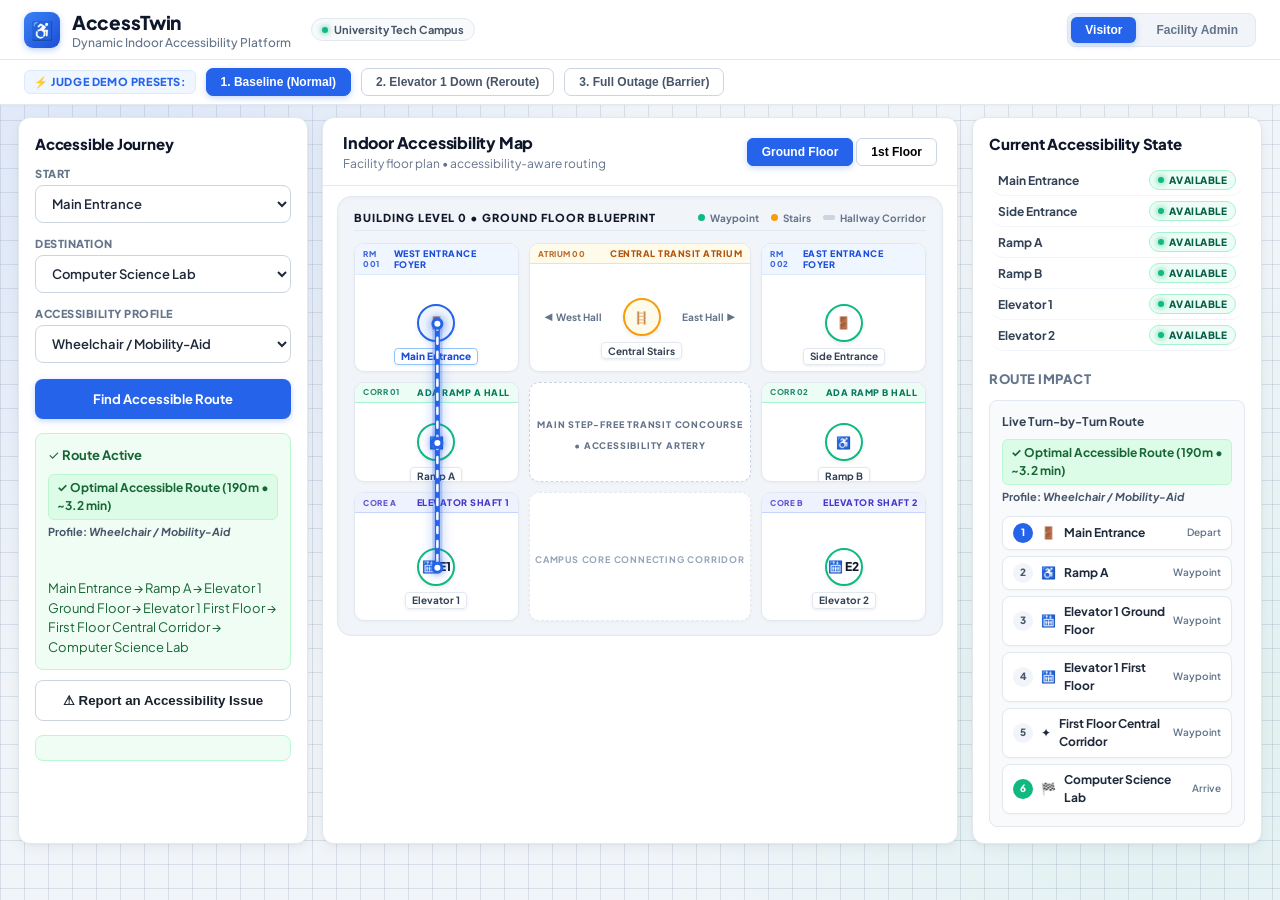
<file: index.html>
<!DOCTYPE html>
<html lang="en">

<head>
    <meta charset="UTF-8">
    <meta name="viewport" content="width=device-width, initial-scale=1.0">

    <title>AccessTwin</title>

    <link rel="stylesheet" href="style.css?v=2.0">
</head>

<body>

    <header>
        <div class="brand-group">
            <div class="brand-logo">
                <span class="logo-icon">♿</span>
            </div>
            <div>
                <h1>AccessTwin</h1>
                <p>Dynamic Indoor Accessibility Platform</p>
            </div>
            <div class="facility-badge">
                <span class="badge-live-dot"></span>
                <span>University Tech Campus</span>
            </div>
        </div>

        <nav>
            <button id="visitorButton">Visitor</button>
            <button id="adminButton">Facility Admin</button>
        </nav>
    </header>

    <div class="demo-bar">
        <span class="demo-badge">⚡ JUDGE DEMO PRESETS:</span>
        <button class="preset-btn active" id="presetNormal">1. Baseline (Normal)</button>
        <button class="preset-btn" id="presetElevator1Down">2. Elevator 1 Down (Reroute)</button>
        <button class="preset-btn" id="presetTotalOutage">3. Full Outage (Barrier)</button>
    </div>


    <main>

        <section id="adminPanel" class="panel admin-panel">

            <h2>Facility Admin</h2>

            <label>INFRASTRUCTURE</label>

            <select id="adminInfrastructure">
                <option value="elevator_1">Elevator 1</option>
                <option value="elevator_2">Elevator 2</option>
                <option value="ramp_a">Ramp A</option>
                <option value="ramp_b">Ramp B</option>
            </select>

            <label>STATUS</label>

            <select id="adminStatus">
                <option value="available">Available</option>
                <option value="maintenance">Under Maintenance</option>
                <option value="blocked">Temporarily Blocked</option>
            </select>

            <button id="updateStatus" class="primary">
                Update Status
            </button>

            <div id="adminMessage" class="result">
                Select an infrastructure item and update its current condition.
            </div>

            <h3>Reported Issues</h3>

            <div id="reportedIssues" class="result">
                No new accessibility reports.
            </div>

        </section>

        <!-- LEFT -->
        <aside id="visitorPanel" class="panel">
            <h2>Accessible Journey</h2>

            <label>START</label>
            <select id="start">
                <option value="entrance_main">Main Entrance</option>
                <option value="entrance_side">Side Entrance</option>
            </select>

            <label>DESTINATION</label>
            <select id="destination">
                <option value="lab_101">Computer Science Lab</option>
                <option value="library">Library</option>
                <option value="lecture_hall">Lecture Hall</option>
                <option value="admin_office">Admin Office</option>
                <option value="restroom_acc">Accessible Restroom</option>
            </select>

            <label>ACCESSIBILITY PROFILE</label>
            <select id="profile">
                <option value="wheelchair">Wheelchair / Mobility-Aid</option>
                <option value="elderly">Elderly / Reduced Mobility</option>
                <option value="temporary">Temporary Limitation (Crutches/Cast)</option>
                <option value="caregiver">Caregiver / Family (Stroller/Aid)</option>
                <option value="standard">Standard Visitor (Stairs OK)</option>
            </select>

            <button id="routeButton" class="primary">
                Find Accessible Route
            </button>

            <div id="result" class="result">
                Choose a destination and AccessTwin will calculate a route.
            </div>

            <button id="reportButton" class="secondary">
                ⚠ Report an Accessibility Issue
            </button>

            <div id="reportMessage" class="result">
            </div>

        </aside>


        <!-- MAP -->
        <section class="map-container">

            <div class="map-header">
                <div>
                    <h2>Indoor Accessibility Map</h2>
                    <p>Facility floor plan • accessibility-aware routing</p>
                </div>

                <div>
                    <button class="floor active">Ground Floor</button>
                    <button class="floor">1st Floor</button>
                </div>
            </div>

            <div id="map">

                <!-- SVG DYNAMIC ROUTE OVERLAY -->
                <svg id="routeSvg" class="route-svg-canvas"></svg>

                <!-- GROUND FLOOR -->
                <div id="groundFloor" class="floor-layer">
                    <div class="floor-header-row">
                        <span class="floor-badge">BUILDING LEVEL 0 • GROUND FLOOR BLUEPRINT</span>
                        <div class="blueprint-legend">
                            <span class="legend-item"><span class="legend-dot green"></span>Waypoint</span>
                            <span class="legend-item"><span class="legend-dot amber"></span>Stairs</span>
                            <span class="legend-item"><span class="legend-hall"></span>Hallway Corridor</span>
                        </div>
                    </div>

                    <div class="building-grid-ground">
                        <!-- Top Row: Entrances & Central Atrium -->
                        <div class="arch-room room-west-foyer">
                            <div class="arch-header">
                                <span class="arch-code">RM 001</span>
                                <span class="arch-name">WEST ENTRANCE FOYER</span>
                            </div>
                            <div class="arch-body">
                                <div class="node" id="node_entrance_main" title="Main Entrance Doorway">
                                    <span class="node-icon">🚪</span>
                                    <span class="node-label">Main Entrance</span>
                                </div>
                            </div>
                        </div>

                        <div class="arch-room room-central-atrium">
                            <div class="arch-header">
                                <span class="arch-code">ATRIUM 00</span>
                                <span class="arch-name">CENTRAL TRANSIT ATRIUM</span>
                            </div>
                            <div class="arch-body concourse-flex">
                                <span class="hall-guide">◀ West Hall</span>
                                <div class="node node-stairs" id="node_stairs_ground" title="Central Staircase Core">
                                    <span class="node-icon">🪜</span>
                                    <span class="node-label">Central Stairs</span>
                                </div>
                                <span class="hall-guide">East Hall ▶</span>
                            </div>
                        </div>

                        <div class="arch-room room-east-foyer">
                            <div class="arch-header">
                                <span class="arch-code">RM 002</span>
                                <span class="arch-name">EAST ENTRANCE FOYER</span>
                            </div>
                            <div class="arch-body">
                                <div class="node" id="node_entrance_side" title="Side Entrance Doorway">
                                    <span class="node-icon">🚪</span>
                                    <span class="node-label">Side Entrance</span>
                                </div>
                            </div>
                        </div>

                        <!-- Middle Row: Accessible Ramps & Hallway -->
                        <div class="arch-room room-ramp-hall">
                            <div class="arch-header">
                                <span class="arch-code">CORR 01</span>
                                <span class="arch-name">ADA RAMP A HALL</span>
                            </div>
                            <div class="arch-body">
                                <div class="node" id="node_ramp_a" title="Ramp A Incline">
                                    <span class="node-icon">♿</span>
                                    <span class="node-label">Ramp A</span>
                                </div>
                            </div>
                        </div>

                        <div class="arch-room room-mid-hall">
                            <div class="hall-pavement">
                                <span>MAIN STEP-FREE TRANSIT CONCOURSE • ACCESSIBILITY ARTERY</span>
                            </div>
                        </div>

                        <div class="arch-room room-ramp-hall">
                            <div class="arch-header">
                                <span class="arch-code">CORR 02</span>
                                <span class="arch-name">ADA RAMP B HALL</span>
                            </div>
                            <div class="arch-body">
                                <div class="node" id="node_ramp_b" title="Ramp B Incline">
                                    <span class="node-icon">♿</span>
                                    <span class="node-label">Ramp B</span>
                                </div>
                            </div>
                        </div>

                        <!-- Bottom Row: Elevator Shafts & Interconnect Promenade -->
                        <div class="arch-room room-shaft">
                            <div class="arch-header">
                                <span class="arch-code">CORE A</span>
                                <span class="arch-name">ELEVATOR SHAFT 1</span>
                            </div>
                            <div class="arch-body">
                                <div class="node" id="node_elevator_1_ground" title="Elevator 1 Cabin Ground">
                                    <span class="node-icon">🛗 E1</span>
                                    <span class="node-label">Elevator 1</span>
                                </div>
                            </div>
                        </div>

                        <div class="arch-room room-promenade">
                            <div class="promenade-line">
                                <span>CAMPUS CORE CONNECTING CORRIDOR</span>
                            </div>
                        </div>

                        <div class="arch-room room-shaft">
                            <div class="arch-header">
                                <span class="arch-code">CORE B</span>
                                <span class="arch-name">ELEVATOR SHAFT 2</span>
                            </div>
                            <div class="arch-body">
                                <div class="node" id="node_elevator_2_ground" title="Elevator 2 Cabin Ground">
                                    <span class="node-icon">🛗 E2</span>
                                    <span class="node-label">Elevator 2</span>
                                </div>
                            </div>
                        </div>
                    </div>
                </div>

                <!-- FIRST FLOOR -->
                <div id="firstFloor" class="floor-layer first-floor" style="display: none;">
                    <div class="floor-header-row">
                        <span class="floor-badge">BUILDING LEVEL 1 • FIRST FLOOR BLUEPRINT</span>
                        <div class="blueprint-legend">
                            <span class="legend-item"><span class="legend-dot green"></span>Destination Room</span>
                            <span class="legend-item"><span class="legend-hall"></span>Upper Corridor</span>
                        </div>
                    </div>

                    <div class="first-top-concourse-building">
                        <div class="arch-room core-card">
                            <div class="arch-header"><span class="arch-code">CORE A</span></div>
                            <div class="node" id="node_elevator_1_first" title="Elevator 1 Level 1">
                                <span class="node-icon">🛗 E1</span>
                                <span class="node-label">Elevator 1</span>
                            </div>
                        </div>

                        <div class="arch-room core-card">
                            <div class="arch-header"><span class="arch-code">STAIRS</span></div>
                            <div class="node node-stairs" id="node_stairs_first" title="Staircase Level 1">
                                <span class="node-icon">🪜</span>
                                <span class="node-label">Stairwell</span>
                            </div>
                        </div>

                        <div class="arch-room concourse-hub-card">
                            <div class="arch-header"><span class="arch-code">CONCOURSE</span></div>
                            <div class="node corridor-hub" id="node_corridor_first" title="Level 1 Central Corridor Hub">
                                <span class="node-icon">✦</span>
                                <span class="node-label">Central Hub</span>
                            </div>
                        </div>

                        <div class="arch-room core-card">
                            <div class="arch-header"><span class="arch-code">CORE B</span></div>
                            <div class="node" id="node_elevator_2_first" title="Elevator 2 Level 1">
                                <span class="node-icon">🛗 E2</span>
                                <span class="node-label">Elevator 2</span>
                            </div>
                        </div>
                    </div>

                    <div class="building-rooms-first">
                        <div class="arch-building-suite dest-card" id="node_lab_101" title="Computer Science Lab">
                            <div class="suite-header">
                                <span class="suite-num">RM 101</span>
                                <span class="suite-tag">LAB</span>
                            </div>
                            <div class="suite-icon">💻</div>
                            <div class="suite-name">CS Lab</div>
                            <div class="suite-desc">Computer Science</div>
                        </div>

                        <div class="arch-building-suite dest-card" id="node_library" title="Central Library">
                            <div class="suite-header">
                                <span class="suite-num">RM 102</span>
                                <span class="suite-tag">LIBRARY</span>
                            </div>
                            <div class="suite-icon">📚</div>
                            <div class="suite-name">Tech Library</div>
                            <div class="suite-desc">Reading & Research</div>
                        </div>

                        <div class="arch-building-suite dest-card" id="node_lecture_hall" title="Lecture Hall">
                            <div class="suite-header">
                                <span class="suite-num">RM 103</span>
                                <span class="suite-tag">HALL A</span>
                            </div>
                            <div class="suite-icon">🎓</div>
                            <div class="suite-name">Lecture Hall</div>
                            <div class="suite-desc">Auditorium</div>
                        </div>

                        <div class="arch-building-suite dest-card" id="node_admin_office" title="Admin Office">
                            <div class="suite-header">
                                <span class="suite-num">RM 104</span>
                                <span class="suite-tag">ADMIN</span>
                            </div>
                            <div class="suite-icon">🏢</div>
                            <div class="suite-name">Dean's Suite</div>
                            <div class="suite-desc">Administration</div>
                        </div>

                        <div class="arch-building-suite dest-card" id="node_restroom_acc" title="Accessible Restroom">
                            <div class="suite-header">
                                <span class="suite-num">RM 105</span>
                                <span class="suite-tag">ADA</span>
                            </div>
                            <div class="suite-icon">♿</div>
                            <div class="suite-name">Restroom</div>
                            <div class="suite-desc">Step-Free WC</div>
                        </div>
                    </div>
                </div>

                <div id="accessRoute"></div>

            </div>

        </section>


        <!-- RIGHT -->
        <aside class="panel">

            <h2>Current Accessibility State</h2>

            <div class="status">
                <span>Main Entrance</span>
                <b class="available">AVAILABLE</b>
            </div>

            <div class="status">
                <span>Side Entrance</span>
                <b class="available">AVAILABLE</b>
            </div>

            <div class="status">
                <span>Ramp A</span>
                <b id="rampAStatus" class="available">AVAILABLE</b>
            </div>

            <div class="status">
                <span>Ramp B</span>
                <b id="rampBStatus" class="available">AVAILABLE</b>
            </div>

            <div class="status">
                <span>Elevator 1</span>
                <b id="elevator1Status" class="available">AVAILABLE</b>
            </div>

            <div class="status">
                <span>Elevator 2</span>
                <b id="elevator2Status" class="available">AVAILABLE</b>
            </div>

            <h3>Route Impact</h3>

            <div id="routeInfo">
                No route calculated yet.
            </div>

        </aside>

    </main>


    <script src="app.js?v=2.0"></script>

</body>

</html>
</file>
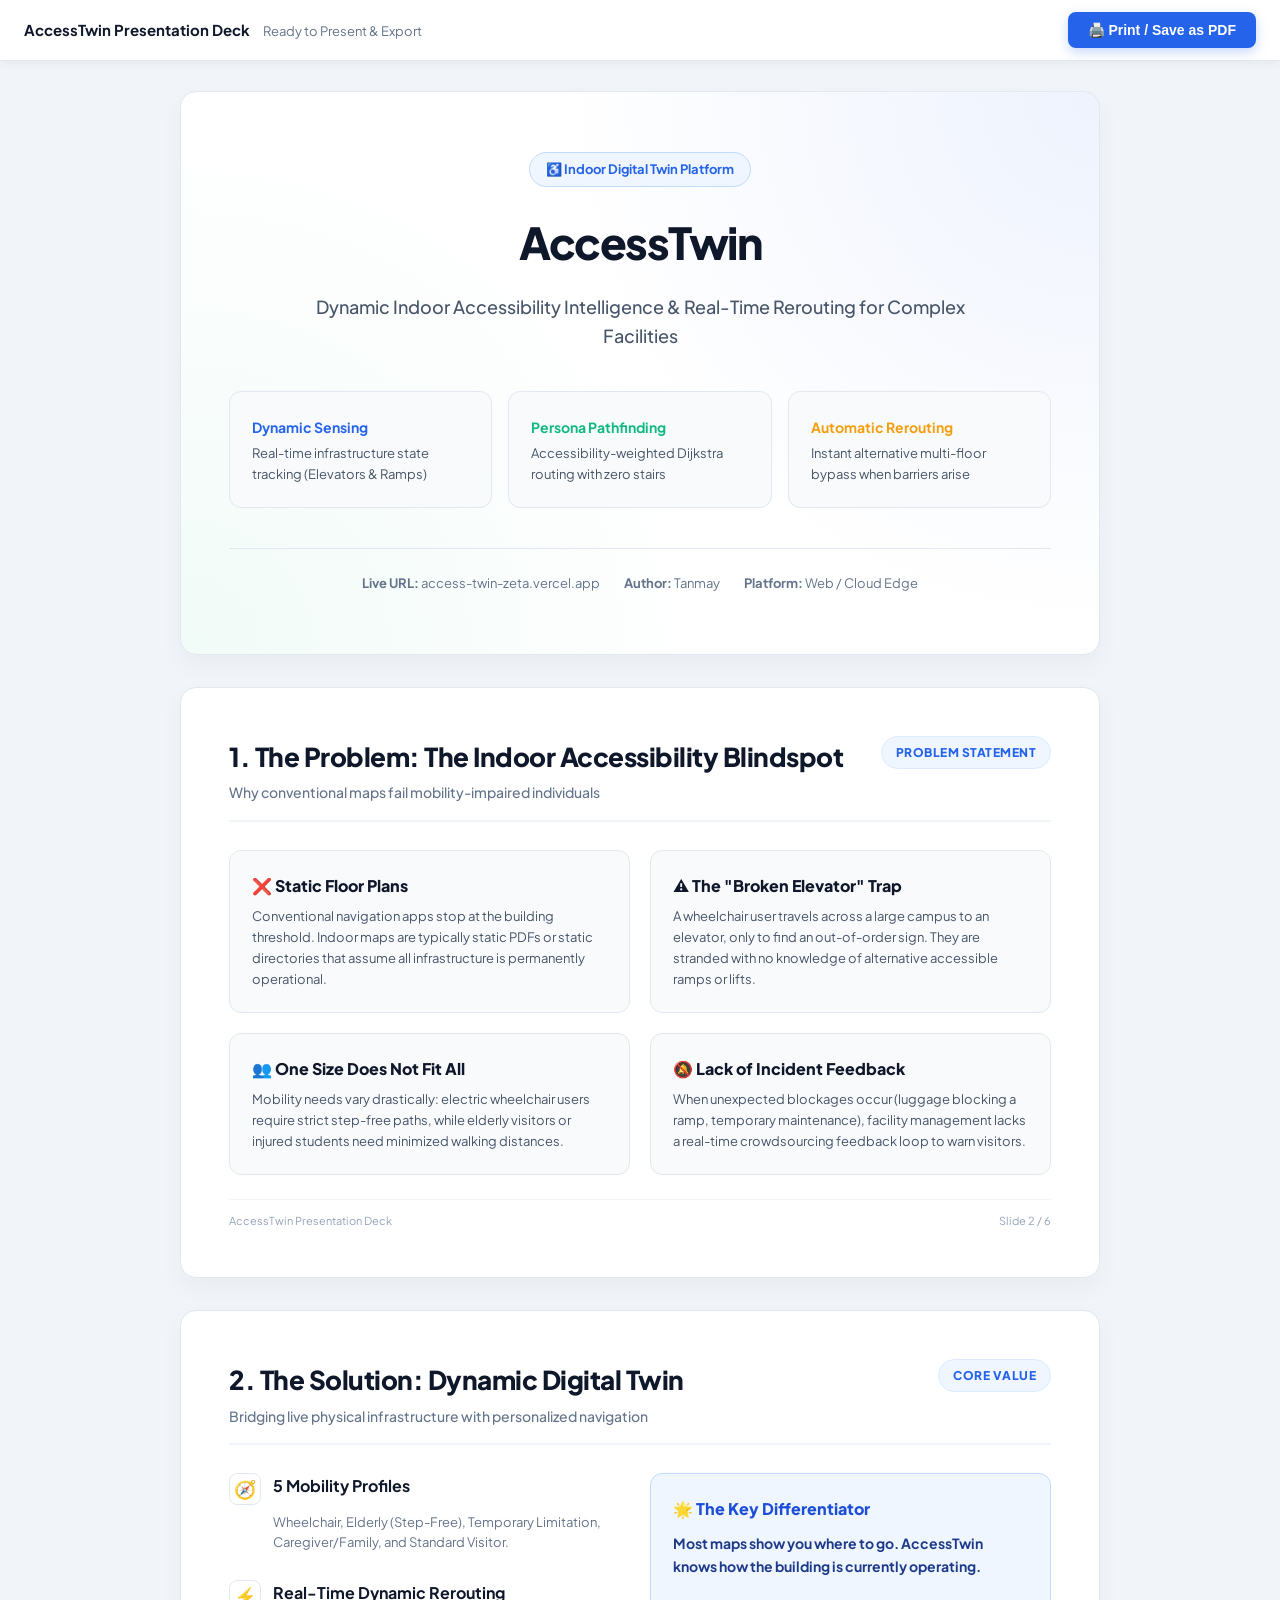
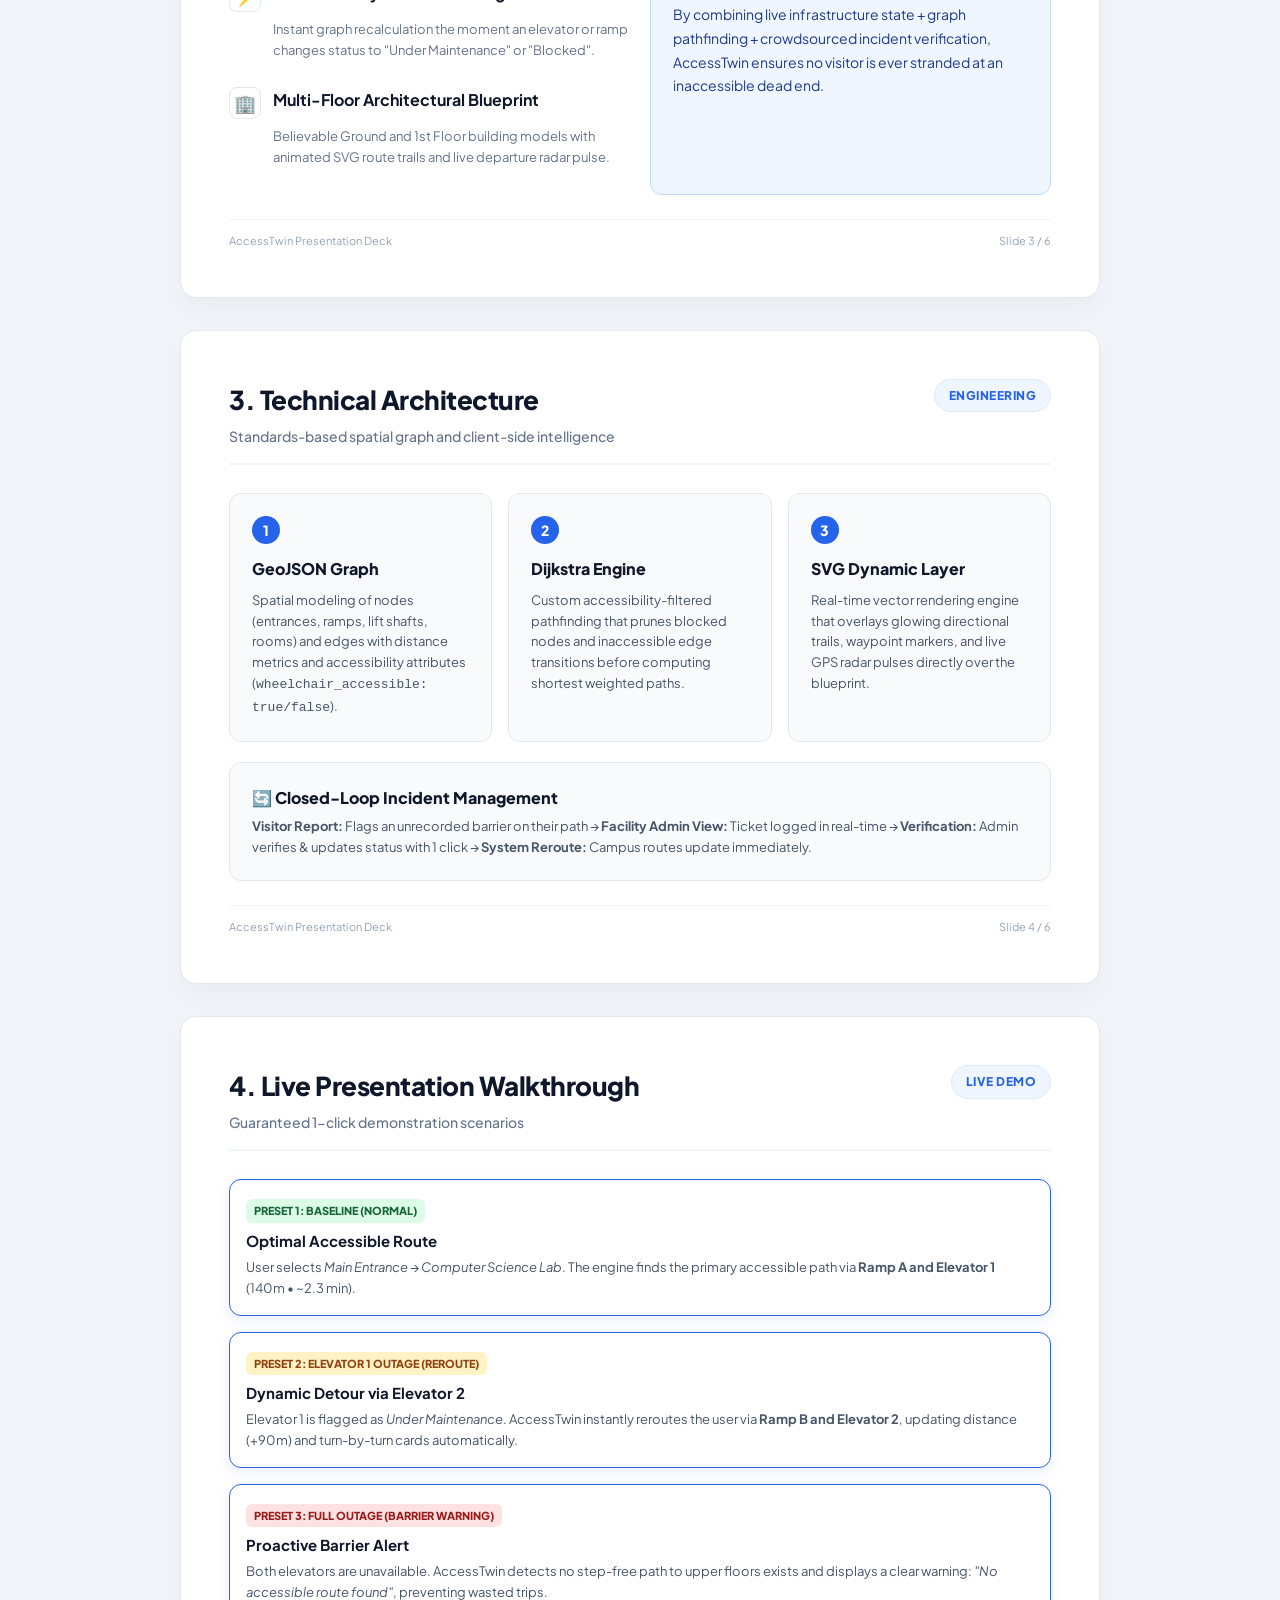
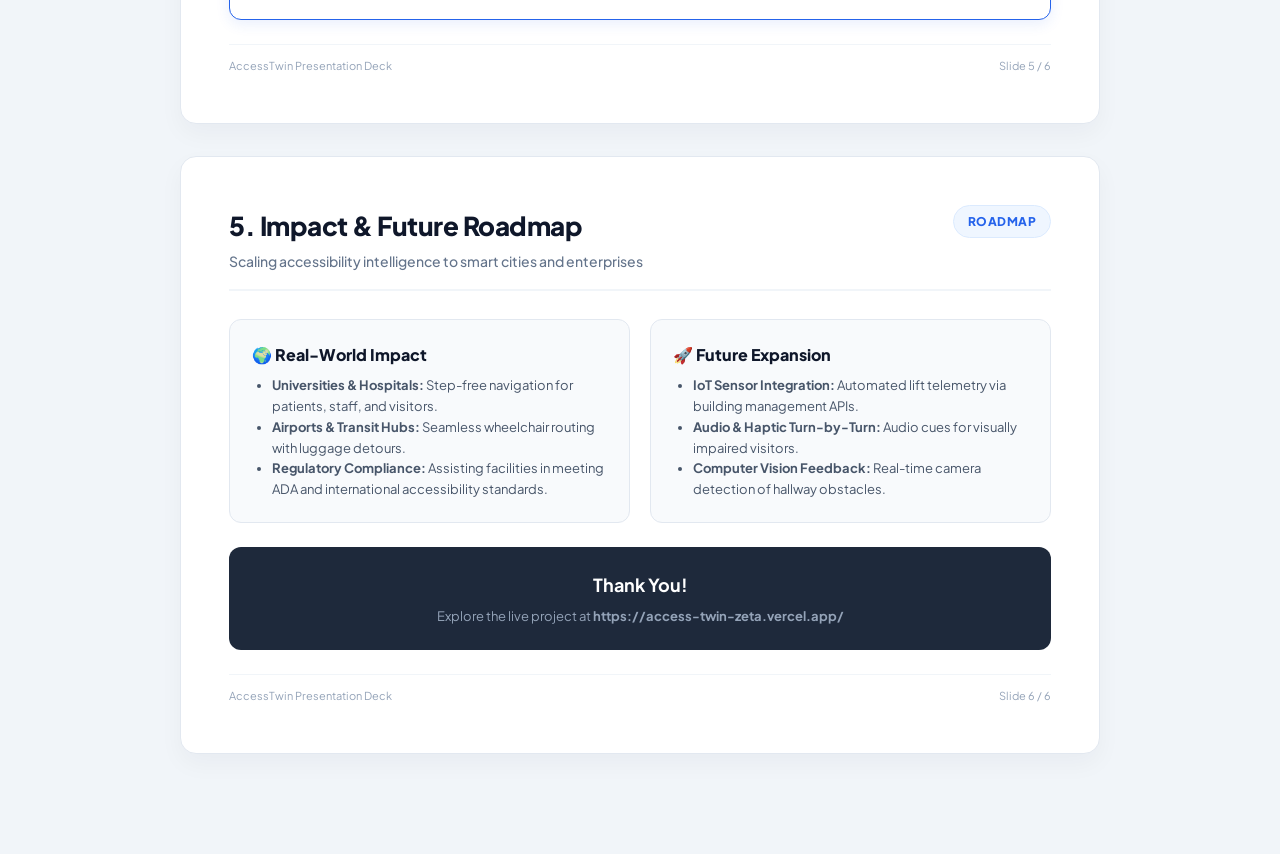
<file: presentation.html>
<!DOCTYPE html>
<html lang="en">
<head>
    <meta charset="UTF-8">
    <meta name="viewport" content="width=device-width, initial-scale=1.0">
    <title>AccessTwin - Project Presentation & Pitch Deck</title>
    <link rel="preconnect" href="https://fonts.googleapis.com">
    <link rel="preconnect" href="https://fonts.gstatic.com" crossorigin>
    <link href="https://fonts.googleapis.com/css2?family=Plus+Jakarta+Sans:wght@400;500;600;700;800&family=Inter:wght@400;500;600;700&display=swap" rel="stylesheet">
    <style>
        :root {
            --primary: #2563eb;
            --primary-dark: #1d4ed8;
            --text-main: #0f172a;
            --text-muted: #64748b;
            --bg-page: #f8fafc;
            --card-border: #e2e8f0;
            --accent-green: #10b981;
            --accent-amber: #f59e0b;
            --accent-red: #ef4444;
        }

        * {
            box-sizing: border-box;
            -webkit-print-color-adjust: exact !important;
            print-color-adjust: exact !important;
        }

        body {
            margin: 0;
            font-family: 'Plus Jakarta Sans', 'Inter', -apple-system, sans-serif;
            background: #f1f5f9;
            color: var(--text-main);
            line-height: 1.6;
        }

        /* Top Action Bar (hidden in print) */
        .no-print-bar {
            position: sticky;
            top: 0;
            z-index: 1000;
            background: #ffffff;
            border-bottom: 1px solid var(--card-border);
            padding: 12px 24px;
            display: flex;
            justify-content: space-between;
            align-items: center;
            box-shadow: 0 2px 10px rgba(0, 0, 0, 0.05);
        }

        .btn-print {
            background: var(--primary);
            color: #ffffff;
            border: none;
            padding: 10px 20px;
            font-size: 14px;
            font-weight: 700;
            border-radius: 8px;
            cursor: pointer;
            display: flex;
            align-items: center;
            gap: 8px;
            box-shadow: 0 4px 12px rgba(37, 99, 235, 0.25);
            transition: all 0.2s ease;
        }

        .btn-print:hover {
            background: var(--primary-dark);
            transform: translateY(-1px);
        }

        .container {
            max-width: 960px;
            margin: 30px auto;
            padding: 0 20px 40px;
        }

        /* Slide / Page Container */
        .slide {
            background: #ffffff;
            border: 1px solid var(--card-border);
            border-radius: 16px;
            padding: 48px;
            margin-bottom: 32px;
            box-shadow: 0 10px 25px rgba(15, 23, 42, 0.04);
            position: relative;
            overflow: hidden;
            page-break-after: always;
            break-after: page;
        }

        .slide-header {
            display: flex;
            justify-content: space-between;
            align-items: flex-start;
            margin-bottom: 28px;
            border-bottom: 2px solid #f1f5f9;
            padding-bottom: 16px;
        }

        .slide-title-group h2 {
            margin: 0;
            font-size: 26px;
            font-weight: 800;
            color: var(--text-main);
            letter-spacing: -0.5px;
        }

        .slide-title-group p {
            margin: 4px 0 0;
            font-size: 14px;
            font-weight: 500;
            color: var(--text-muted);
        }

        .slide-tag {
            background: #eff6ff;
            color: var(--primary);
            border: 1px solid #dbeafe;
            padding: 6px 14px;
            border-radius: 999px;
            font-size: 12px;
            font-weight: 800;
            letter-spacing: 0.5px;
            text-transform: uppercase;
        }

        /* Slide 1: Cover */
        .cover-slide {
            padding: 60px 48px;
            background: radial-gradient(circle at 100% 0%, rgba(37, 99, 235, 0.08) 0%, transparent 50%),
                        radial-gradient(circle at 0% 100%, rgba(16, 185, 129, 0.06) 0%, transparent 50%),
                        #ffffff;
            text-align: center;
        }

        .cover-badge {
            display: inline-flex;
            align-items: center;
            gap: 8px;
            background: #eff6ff;
            border: 1px solid #bfdbfe;
            color: var(--primary);
            padding: 6px 16px;
            border-radius: 999px;
            font-size: 13px;
            font-weight: 700;
            margin-bottom: 20px;
        }

        .cover-title {
            font-size: 44px;
            font-weight: 800;
            letter-spacing: -1.5px;
            margin: 0 0 16px;
            color: #0f172a;
        }

        .cover-subtitle {
            font-size: 18px;
            color: #475569;
            max-width: 680px;
            margin: 0 auto 32px;
            font-weight: 500;
        }

        .cover-meta {
            display: flex;
            justify-content: center;
            gap: 24px;
            font-size: 13px;
            color: var(--text-muted);
            border-top: 1px solid #e2e8f0;
            padding-top: 24px;
            margin-top: 40px;
        }

        /* Grid Cards */
        .card-grid-2 {
            display: grid;
            grid-template-columns: 1fr 1fr;
            gap: 20px;
        }

        .card-grid-3 {
            display: grid;
            grid-template-columns: 1fr 1fr 1fr;
            gap: 16px;
        }

        .info-card {
            background: #f8fafc;
            border: 1px solid #e2e8f0;
            border-radius: 12px;
            padding: 22px;
        }

        .info-card.highlight {
            background: #eff6ff;
            border-color: #bfdbfe;
        }

        .info-card h3 {
            margin: 0 0 8px;
            font-size: 16px;
            font-weight: 800;
            color: #0f172a;
            display: flex;
            align-items: center;
            gap: 8px;
        }

        .info-card p {
            margin: 0;
            font-size: 13px;
            color: #475569;
            line-height: 1.6;
        }

        .step-number {
            width: 28px;
            height: 28px;
            border-radius: 50%;
            background: var(--primary);
            color: white;
            display: inline-flex;
            align-items: center;
            justify-content: center;
            font-size: 14px;
            font-weight: 800;
            flex-shrink: 0;
        }

        /* Feature List */
        .feature-item {
            display: flex;
            align-items: flex-start;
            gap: 12px;
            margin-bottom: 14px;
        }

        .feature-icon {
            font-size: 18px;
            background: #ffffff;
            border: 1px solid #e2e8f0;
            width: 32px;
            height: 32px;
            border-radius: 8px;
            display: flex;
            align-items: center;
            justify-content: center;
            flex-shrink: 0;
        }

        /* Demo Step Box */
        .demo-box {
            border: 1.5px solid #cbd5e1;
            border-radius: 12px;
            padding: 16px;
            margin-bottom: 16px;
            background: #ffffff;
        }

        .demo-box.active {
            border-color: var(--primary);
            box-shadow: 0 4px 14px rgba(37, 99, 235, 0.1);
        }

        .demo-tag {
            display: inline-block;
            padding: 3px 8px;
            border-radius: 6px;
            font-size: 11px;
            font-weight: 800;
            margin-bottom: 6px;
        }

        .demo-tag.baseline { background: #dcfce7; color: #166534; }
        .demo-tag.reroute { background: #fef3c7; color: #92400e; }
        .demo-tag.outage { background: #fee2e2; color: #991b1b; }

        .footer-note {
            display: flex;
            justify-content: space-between;
            font-size: 11px;
            color: #94a3b8;
            margin-top: 24px;
            border-top: 1px solid #f1f5f9;
            padding-top: 12px;
        }

        /* Print Media Styles */
        @media print {
            body {
                background: #ffffff;
            }
            .no-print-bar {
                display: none !important;
            }
            .container {
                max-width: 100%;
                margin: 0;
                padding: 0;
            }
            .slide {
                border: none;
                border-radius: 0;
                box-shadow: none;
                margin-bottom: 0;
                padding: 36px 40px;
                min-height: 100vh;
                page-break-after: always;
                break-after: page;
            }
        }
    </style>
</head>
<body>

    <!-- Print / Export Bar -->
    <div class="no-print-bar">
        <div>
            <strong style="color: #0f172a; font-size: 15px;">AccessTwin Presentation Deck</strong>
            <span style="color: #64748b; font-size: 13px; margin-left: 10px;">Ready to Present & Export</span>
        </div>
        <button class="btn-print" onclick="window.print()">
            🖨️ Print / Save as PDF
        </button>
    </div>

    <div class="container">

        <!-- SLIDE 1: COVER -->
        <section class="slide cover-slide">
            <div class="cover-badge">
                <span>♿ Indoor Digital Twin Platform</span>
            </div>
            <h1 class="cover-title">AccessTwin</h1>
            <p class="cover-subtitle">
                Dynamic Indoor Accessibility Intelligence & Real-Time Rerouting for Complex Facilities
            </p>
            <div class="card-grid-3" style="margin-top: 40px; text-align: left;">
                <div class="info-card">
                    <strong style="color: #2563eb; font-size: 14px;">Dynamic Sensing</strong>
                    <p style="margin-top: 4px;">Real-time infrastructure state tracking (Elevators & Ramps)</p>
                </div>
                <div class="info-card">
                    <strong style="color: #10b981; font-size: 14px;">Persona Pathfinding</strong>
                    <p style="margin-top: 4px;">Accessibility-weighted Dijkstra routing with zero stairs</p>
                </div>
                <div class="info-card">
                    <strong style="color: #f59e0b; font-size: 14px;">Automatic Rerouting</strong>
                    <p style="margin-top: 4px;">Instant alternative multi-floor bypass when barriers arise</p>
                </div>
            </div>
            <div class="cover-meta">
                <span><strong>Live URL:</strong> access-twin-zeta.vercel.app</span>
                <span><strong>Author:</strong> Tanmay</span>
                <span><strong>Platform:</strong> Web / Cloud Edge</span>
            </div>
        </section>

        <!-- SLIDE 2: THE PROBLEM -->
        <section class="slide">
            <div class="slide-header">
                <div class="slide-title-group">
                    <h2>1. The Problem: The Indoor Accessibility Blindspot</h2>
                    <p>Why conventional maps fail mobility-impaired individuals</p>
                </div>
                <span class="slide-tag">Problem Statement</span>
            </div>

            <div class="card-grid-2">
                <div class="info-card">
                    <h3>❌ Static Floor Plans</h3>
                    <p>Conventional navigation apps stop at the building threshold. Indoor maps are typically static PDFs or static directories that assume all infrastructure is permanently operational.</p>
                </div>
                <div class="info-card">
                    <h3>⚠️ The "Broken Elevator" Trap</h3>
                    <p>A wheelchair user travels across a large campus to an elevator, only to find an out-of-order sign. They are stranded with no knowledge of alternative accessible ramps or lifts.</p>
                </div>
                <div class="info-card">
                    <h3>👥 One Size Does Not Fit All</h3>
                    <p>Mobility needs vary drastically: electric wheelchair users require strict step-free paths, while elderly visitors or injured students need minimized walking distances.</p>
                </div>
                <div class="info-card">
                    <h3>🔕 Lack of Incident Feedback</h3>
                    <p>When unexpected blockages occur (luggage blocking a ramp, temporary maintenance), facility management lacks a real-time crowdsourcing feedback loop to warn visitors.</p>
                </div>
            </div>

            <div class="footer-note">
                <span>AccessTwin Presentation Deck</span>
                <span>Slide 2 / 6</span>
            </div>
        </section>

        <!-- SLIDE 3: THE SOLUTION -->
        <section class="slide">
            <div class="slide-header">
                <div class="slide-title-group">
                    <h2>2. The Solution: Dynamic Digital Twin</h2>
                    <p>Bridging live physical infrastructure with personalized navigation</p>
                </div>
                <span class="slide-tag">Core Value</span>
            </div>

            <div class="card-grid-2">
                <div>
                    <div class="feature-item">
                        <div class="feature-icon">🧭</div>
                        <div>
                            <strong>5 Mobility Profiles</strong>
                            <p style="font-size: 13px; color: #64748b;">Wheelchair, Elderly (Step-Free), Temporary Limitation, Caregiver/Family, and Standard Visitor.</p>
                        </div>
                    </div>
                    <div class="feature-item">
                        <div class="feature-icon">⚡</div>
                        <div>
                            <strong>Real-Time Dynamic Rerouting</strong>
                            <p style="font-size: 13px; color: #64748b;">Instant graph recalculation the moment an elevator or ramp changes status to "Under Maintenance" or "Blocked".</p>
                        </div>
                    </div>
                    <div class="feature-item">
                        <div class="feature-icon">🏢</div>
                        <div>
                            <strong>Multi-Floor Architectural Blueprint</strong>
                            <p style="font-size: 13px; color: #64748b;">Believable Ground and 1st Floor building models with animated SVG route trails and live departure radar pulse.</p>
                        </div>
                    </div>
                </div>

                <div class="info-card highlight">
                    <h3 style="color: #1d4ed8;">🌟 The Key Differentiator</h3>
                    <p style="margin-top: 10px; font-size: 14px; line-height: 1.7; color: #1e3a8a;">
                        <strong>Most maps show you where to go. AccessTwin knows how the building is currently operating.</strong><br><br>
                        By combining live infrastructure state + graph pathfinding + crowdsourced incident verification, AccessTwin ensures no visitor is ever stranded at an inaccessible dead end.
                    </p>
                </div>
            </div>

            <div class="footer-note">
                <span>AccessTwin Presentation Deck</span>
                <span>Slide 3 / 6</span>
            </div>
        </section>

        <!-- SLIDE 4: ARCHITECTURE & TECHNICAL IMPLEMENTATION -->
        <section class="slide">
            <div class="slide-header">
                <div class="slide-title-group">
                    <h2>3. Technical Architecture</h2>
                    <p>Standards-based spatial graph and client-side intelligence</p>
                </div>
                <span class="slide-tag">Engineering</span>
            </div>

            <div class="card-grid-3">
                <div class="info-card">
                    <div class="step-number">1</div>
                    <h3 style="margin-top: 12px;">GeoJSON Graph</h3>
                    <p>Spatial modeling of nodes (entrances, ramps, lift shafts, rooms) and edges with distance metrics and accessibility attributes (<code>wheelchair_accessible: true/false</code>).</p>
                </div>

                <div class="info-card">
                    <div class="step-number">2</div>
                    <h3 style="margin-top: 12px;">Dijkstra Engine</h3>
                    <p>Custom accessibility-filtered pathfinding that prunes blocked nodes and inaccessible edge transitions before computing shortest weighted paths.</p>
                </div>

                <div class="info-card">
                    <div class="step-number">3</div>
                    <h3 style="margin-top: 12px;">SVG Dynamic Layer</h3>
                    <p>Real-time vector rendering engine that overlays glowing directional trails, waypoint markers, and live GPS radar pulses directly over the blueprint.</p>
                </div>
            </div>

            <div class="info-card" style="margin-top: 20px;">
                <h3 style="margin-bottom: 6px;">🔄 Closed-Loop Incident Management</h3>
                <p><strong>Visitor Report:</strong> Flags an unrecorded barrier on their path &rarr; <strong>Facility Admin View:</strong> Ticket logged in real-time &rarr; <strong>Verification:</strong> Admin verifies & updates status with 1 click &rarr; <strong>System Reroute:</strong> Campus routes update immediately.</p>
            </div>

            <div class="footer-note">
                <span>AccessTwin Presentation Deck</span>
                <span>Slide 4 / 6</span>
            </div>
        </section>

        <!-- SLIDE 5: LIVE DEMO SCENARIOS -->
        <section class="slide">
            <div class="slide-header">
                <div class="slide-title-group">
                    <h2>4. Live Presentation Walkthrough</h2>
                    <p>Guaranteed 1-click demonstration scenarios</p>
                </div>
                <span class="slide-tag">Live Demo</span>
            </div>

            <div class="demo-box active">
                <span class="demo-tag baseline">PRESET 1: BASELINE (NORMAL)</span>
                <strong style="display: block; font-size: 15px; margin-bottom: 4px;">Optimal Accessible Route</strong>
                <p style="font-size: 13px; color: #475569; margin: 0;">
                    User selects <em>Main Entrance &rarr; Computer Science Lab</em>. The engine finds the primary accessible path via <strong>Ramp A and Elevator 1</strong> (140m &bull; ~2.3 min).
                </p>
            </div>

            <div class="demo-box active">
                <span class="demo-tag reroute">PRESET 2: ELEVATOR 1 OUTAGE (REROUTE)</span>
                <strong style="display: block; font-size: 15px; margin-bottom: 4px;">Dynamic Detour via Elevator 2</strong>
                <p style="font-size: 13px; color: #475569; margin: 0;">
                    Elevator 1 is flagged as <em>Under Maintenance</em>. AccessTwin instantly reroutes the user via <strong>Ramp B and Elevator 2</strong>, updating distance (+90m) and turn-by-turn cards automatically.
                </p>
            </div>

            <div class="demo-box active">
                <span class="demo-tag outage">PRESET 3: FULL OUTAGE (BARRIER WARNING)</span>
                <strong style="display: block; font-size: 15px; margin-bottom: 4px;">Proactive Barrier Alert</strong>
                <p style="font-size: 13px; color: #475569; margin: 0;">
                    Both elevators are unavailable. AccessTwin detects no step-free path to upper floors exists and displays a clear warning: <em>"No accessible route found"</em>, preventing wasted trips.
                </p>
            </div>

            <div class="footer-note">
                <span>AccessTwin Presentation Deck</span>
                <span>Slide 5 / 6</span>
            </div>
        </section>

        <!-- SLIDE 6: IMPACT & FUTURE SCOPE -->
        <section class="slide">
            <div class="slide-header">
                <div class="slide-title-group">
                    <h2>5. Impact & Future Roadmap</h2>
                    <p>Scaling accessibility intelligence to smart cities and enterprises</p>
                </div>
                <span class="slide-tag">Roadmap</span>
            </div>

            <div class="card-grid-2">
                <div class="info-card">
                    <h3>🌍 Real-World Impact</h3>
                    <ul style="padding-left: 20px; margin: 8px 0 0; font-size: 13px; color: #475569;">
                        <li><strong>Universities & Hospitals:</strong> Step-free navigation for patients, staff, and visitors.</li>
                        <li><strong>Airports & Transit Hubs:</strong> Seamless wheelchair routing with luggage detours.</li>
                        <li><strong>Regulatory Compliance:</strong> Assisting facilities in meeting ADA and international accessibility standards.</li>
                    </ul>
                </div>

                <div class="info-card">
                    <h3>🚀 Future Expansion</h3>
                    <ul style="padding-left: 20px; margin: 8px 0 0; font-size: 13px; color: #475569;">
                        <li><strong>IoT Sensor Integration:</strong> Automated lift telemetry via building management APIs.</li>
                        <li><strong>Audio & Haptic Turn-by-Turn:</strong> Audio cues for visually impaired visitors.</li>
                        <li><strong>Computer Vision Feedback:</strong> Real-time camera detection of hallway obstacles.</li>
                    </ul>
                </div>
            </div>

            <div style="background: #1e293b; color: white; border-radius: 12px; padding: 24px; margin-top: 24px; text-align: center;">
                <h3 style="margin: 0 0 6px; font-size: 18px; color: white;">Thank You!</h3>
                <p style="margin: 0; font-size: 13px; color: #94a3b8;">
                    Explore the live project at <strong>https://access-twin-zeta.vercel.app/</strong>
                </p>
            </div>

            <div class="footer-note">
                <span>AccessTwin Presentation Deck</span>
                <span>Slide 6 / 6</span>
            </div>
        </section>

    </div>

</body>
</html>
</file>
<file: style.css>
@import url('https://fonts.googleapis.com/css2?family=Plus+Jakarta+Sans:wght@400;500;600;700;800&family=Inter:wght@400;500;600;700&display=swap');

* {
  box-sizing: border-box;
}

body {
  margin: 0;
  font-family: 'Plus Jakarta Sans', 'Inter', -apple-system, BlinkMacSystemFont, "Segoe UI", Roboto, sans-serif;
  background-color: #f1f5f9;
  background-image: 
    linear-gradient(to right, rgba(148, 163, 184, 0.28) 1px, transparent 1px),
    linear-gradient(to bottom, rgba(148, 163, 184, 0.28) 1px, transparent 1px),
    radial-gradient(circle at 10% 20%, rgba(37, 99, 235, 0.1) 0%, transparent 40%),
    radial-gradient(circle at 90% 80%, rgba(16, 185, 129, 0.08) 0%, transparent 40%);
  background-size: 24px 24px, 24px 24px, 100% 100%, 100% 100%;
  background-attachment: fixed;
  color: #0f172a;
  min-height: 100vh;
  -webkit-font-smoothing: antialiased;
}

header {
  height: 60px;
  background: white;
  border-bottom: 1px solid #e2e8f0;

  display: flex;
  align-items: center;
  justify-content: space-between;

  padding: 0 24px;
}

.brand-group {
  display: flex;
  align-items: center;
  gap: 12px;
}

.brand-logo {
  width: 36px;
  height: 36px;
  background: linear-gradient(135deg, #3b82f6, #1d4ed8);
  border-radius: 9px;
  display: flex;
  align-items: center;
  justify-content: center;
  color: white;
  font-size: 18px;
  box-shadow: 0 2px 6px rgba(37, 99, 235, 0.3);
}

.facility-badge {
  display: flex;
  align-items: center;
  gap: 6px;
  background: #f8fafc;
  border: 1px solid #e2e8f0;
  padding: 4px 10px;
  border-radius: 999px;
  font-size: 11px;
  font-weight: 700;
  color: #475569;
  margin-left: 8px;
}

.badge-live-dot {
  width: 6px;
  height: 6px;
  border-radius: 50%;
  background: #10b981;
  box-shadow: 0 0 6px #10b981;
}

header h1 {
  margin: 0;
  font-size: 19px;
  font-weight: 800;
  letter-spacing: -0.3px;
  color: #0f172a;
}

header p {
  margin: 1px 0 0;
  font-size: 12px;
  font-weight: 500;
  color: #64748b;
}

nav {
  display: flex;
  gap: 6px;
  background: #f1f5f9;
  padding: 3px;
  border-radius: 8px;
  border: 1px solid #e2e8f0;
}

nav button {
  padding: 6px 14px;
  border: 0;
  background: transparent;
  font-weight: 700;
  font-size: 12px;
  border-radius: 6px;
  color: #64748b;
  cursor: pointer;
  transition: all 0.15s ease;
}

nav button.active,
nav button:first-child:not(.inactive) {
  background: #2563eb;
  color: white;
  border-radius: 6px;
  box-shadow: 0 2px 6px rgba(37, 99, 235, 0.25);
}

main {
  display: grid;
  grid-template-columns: 290px 1fr 290px;
  gap: 14px;

  padding: 12px 18px;
}

.panel {
  background: white;
  border: 1px solid #e2e8f0;
  border-radius: 12px;
  padding: 16px;
  box-shadow: 0 4px 14px rgba(15, 23, 42, 0.05), 0 1px 3px rgba(15, 23, 42, 0.04);
}

.panel h2 {
  margin-top: 0;
  font-size: 15px;
  font-weight: 800;
  letter-spacing: -0.2px;
  color: #0f172a;
}

label {
  display: block;
  margin-top: 14px;
  margin-bottom: 5px;

  font-size: 11px;
  font-weight: 800;
  letter-spacing: 0.5px;
  color: #64748b;
  text-transform: uppercase;
}

select {
  width: 100%;
  padding: 9px 12px;

  border: 1.5px solid #cbd5e1;
  border-radius: 8px;

  font-size: 13px;
  font-family: inherit;
  font-weight: 600;
  color: #1e293b;
  background: #ffffff;
  outline: none;
  transition: border-color 0.15s, box-shadow 0.15s;
}

select:focus {
  border-color: #2563eb;
  box-shadow: 0 0 0 3px rgba(37, 99, 235, 0.12);
}

.primary {
  width: 100%;
  margin-top: 16px;

  padding: 12px;

  background: #2563eb;
  color: white;

  border: 0;
  border-radius: 8px;

  font-weight: 700;
  font-size: 13px;
  font-family: inherit;
  cursor: pointer;
  box-shadow: 0 2px 6px rgba(37, 99, 235, 0.25);
  transition: all 0.15s ease;
}

.primary:hover {
  background: #1d4ed8;
  transform: translateY(-1px);
  box-shadow: 0 4px 10px rgba(37, 99, 235, 0.35);
}

.result {
  margin-top: 14px;
  padding: 12px;

  background: #f0fdf4;
  border: 1px solid #bbf7d0;

  border-radius: 8px;

  font-size: 13px;
  line-height: 1.5;
  color: #166534;
}

.map-container {
  background: white;
  border: 1px solid #e2e8f0;
  border-radius: 12px;
  overflow: hidden;
  box-shadow: 0 4px 14px rgba(15, 23, 42, 0.05), 0 1px 3px rgba(15, 23, 42, 0.04);
}

.map-header {
  padding: 14px 20px;

  display: flex;
  justify-content: space-between;
  align-items: center;

  border-bottom: 1px solid #e2e8f0;
}

.map-header h2 {
  margin: 0;
  font-size: 16px;
  font-weight: 800;
  letter-spacing: -0.2px;
  color: #0f172a;
}

.map-header p {
  margin: 3px 0 0;
  font-size: 12px;
  color: #64748b;
}

.floor {
  padding: 6px 14px;
  border: 1px solid #cbd5e1;
  background: white;
  border-radius: 6px;
  font-size: 12px;
  font-weight: 700;
  cursor: pointer;
  transition: all 0.15s ease;
}

.floor.active {
  background: #2563eb;
  border-color: #2563eb;
  color: white;
  box-shadow: 0 2px 6px rgba(37, 99, 235, 0.25);
}

#map {
  position: relative;
  height: 440px;
  margin: 10px 14px;
  background: #f1f5f9;
  border: 1.5px solid #e2e8f0;
  border-radius: 14px;
  overflow: hidden;
  box-shadow: inset 0 1px 4px rgba(0, 0, 0, 0.03);
}

.route-svg-canvas {
  position: absolute;
  inset: 0;
  width: 100%;
  height: 100%;
  pointer-events: none;
  z-index: 20;
}

.floor-layer {
  position: absolute;
  inset: 0;
  padding: 14px 16px;
  display: flex;
  flex-direction: column;
  justify-content: space-between;
  z-index: 10;
}

.floor-header-row {
  display: flex;
  justify-content: space-between;
  align-items: center;
  border-bottom: 1px solid #e2e8f0;
  padding-bottom: 6px;
  margin-bottom: 8px;
}

.floor-badge {
  font-size: 11px;
  font-weight: 800;
  letter-spacing: 1px;
  color: #0f172a;
}

.blueprint-legend {
  display: flex;
  align-items: center;
  gap: 12px;
}

.legend-item {
  display: flex;
  align-items: center;
  gap: 5px;
  font-size: 10px;
  font-weight: 700;
  color: #64748b;
}

.legend-dot {
  width: 7px;
  height: 7px;
  border-radius: 50%;
}

.legend-dot.green {
  background: #10b981;
}

.legend-dot.amber {
  background: #f59e0b;
}

.legend-hall {
  width: 12px;
  height: 5px;
  background: #cbd5e1;
  border-radius: 2px;
}

/* Ground Floor 3x3 Architectural Building Grid - Clean White Navigation Style */
.building-grid-ground {
  display: grid;
  grid-template-columns: 1fr 1.35fr 1fr;
  grid-template-rows: 1.15fr 0.9fr 1.15fr;
  gap: 10px;
  height: calc(100% - 32px);
}

.arch-room {
  background: #ffffff;
  border: 1.5px solid #e2e8f0;
  border-radius: 10px;
  box-shadow: 0 1px 3px rgba(0, 0, 0, 0.04);
  display: flex;
  flex-direction: column;
  overflow: hidden;
  position: relative;
  transition: all 0.2s ease;
}

.arch-header {
  padding: 4px 8px;
  display: flex;
  justify-content: space-between;
  align-items: center;
  font-size: 9px;
  font-weight: 800;
  letter-spacing: 0.5px;
}

/* Color-coded room zones (Clean Navigation palette) */
.room-west-foyer .arch-header,
.room-east-foyer .arch-header {
  background: #eff6ff;
  color: #1d4ed8;
  border-bottom: 1px solid #dbeafe;
}

.room-ramp-hall .arch-header {
  background: #ecfdf5;
  color: #047857;
  border-bottom: 1px solid #a7f3d0;
}

.room-shaft .arch-header {
  background: #eef2ff;
  color: #4338ca;
  border-bottom: 1px solid #c7d2fe;
}

.room-central-atrium .arch-header {
  background: #fffbeb;
  color: #b45309;
  border-bottom: 1px solid #fde68a;
}

.arch-code {
  font-size: 8px;
  font-weight: 800;
  opacity: 0.85;
}

.arch-body {
  flex: 1;
  display: flex;
  align-items: center;
  justify-content: center;
  position: relative;
  padding: 4px;
}

.concourse-flex {
  justify-content: space-around;
}

.hall-guide {
  font-size: 10px;
  font-weight: 700;
  color: #64748b;
}

.room-mid-hall {
  background: #ffffff !important;
  border: 1.5px dashed #cbd5e1 !important;
  display: flex;
  align-items: center;
  justify-content: center;
  text-align: center;
  padding: 4px;
}

.hall-pavement span {
  font-size: 9px;
  font-weight: 800;
  color: #64748b;
  letter-spacing: 0.8px;
}

.room-promenade {
  background: #ffffff !important;
  border: 1px dashed #e2e8f0 !important;
  display: flex;
  align-items: center;
  justify-content: center;
}

.promenade-line span {
  font-size: 9px;
  font-weight: 700;
  color: #94a3b8;
  letter-spacing: 0.8px;
}

/* First Floor Architectural Layout */
.first-top-concourse-building {
  display: grid;
  grid-template-columns: repeat(4, 1fr);
  gap: 12px;
  height: 100px;
  margin-top: 6px;
  margin-bottom: 14px;
}

.core-card, .concourse-hub-card {
  align-items: center;
  justify-content: space-between;
  padding-bottom: 6px;
}

.building-rooms-first {
  display: grid;
  grid-template-columns: repeat(5, 1fr);
  gap: 10px;
  height: calc(100% - 150px);
}

.arch-building-suite {
  background: white;
  border: 2px solid #cbd5e1;
  border-top: 4px solid #16a36a;
  border-radius: 8px;
  padding: 8px 6px;
  display: flex;
  flex-direction: column;
  align-items: center;
  justify-content: space-between;
  text-align: center;
  cursor: pointer;
  transition: all 0.2s ease;
  box-shadow: 0 1px 3px rgba(0, 0, 0, 0.04);
}

.arch-building-suite:hover {
  transform: translateY(-2px);
  border-color: #2563eb;
  border-top-color: #2563eb;
  box-shadow: 0 4px 12px rgba(37, 99, 235, 0.18);
}

.suite-header {
  display: flex;
  justify-content: space-between;
  width: 100%;
  border-bottom: 1px solid #f1f5f9;
  padding-bottom: 2px;
  margin-bottom: 2px;
}

.suite-num {
  font-size: 9px;
  font-weight: 800;
  color: #64748b;
}

.suite-tag {
  font-size: 8px;
  font-weight: 800;
  background: #ecfdf5;
  color: #166534;
  padding: 1px 4px;
  border-radius: 3px;
}

.suite-icon {
  font-size: 22px;
  line-height: 1;
}

.suite-name {
  font-size: 11px;
  font-weight: 800;
  color: #1e293b;
  margin-top: 2px;
}

.suite-desc {
  font-size: 9px;
  color: #64748b;
}

.node {
  width: 38px;
  height: 38px;
  border: 2.5px solid #10b981;
  border-radius: 50%;
  background: white;
  display: flex;
  align-items: center;
  justify-content: center;
  font-weight: bold;
  position: relative;
  z-index: 25;
  transition: all 0.2s ease;
  box-shadow: 0 2px 4px rgba(0, 0, 0, 0.08);
}

.node-icon {
  font-size: 12px;
  font-weight: 800;
}

.node-label {
  position: absolute;
  top: 42px;
  background: rgba(255, 255, 255, 0.96);
  padding: 1.5px 6px;
  border-radius: 4px;
  box-shadow: 0 1px 3px rgba(0, 0, 0, 0.08);
  border: 1px solid #e2e8f0;
  font-size: 10px;
  font-weight: 700;
  color: #334155;
  white-space: nowrap;
  pointer-events: none;
}

.node-stairs {
  border-color: #f59e0b !important;
  color: #b45309 !important;
  background: #fffbeb !important;
}

.corridor-hub {
  border-color: #3b82f6 !important;
  color: #1d4ed8 !important;
  background: #eff6ff !important;
  border-radius: 10px !important;
  width: 44px !important;
}

/* GPS Radar pulse on departure/start node */
@keyframes gpsRadar {
  0% {
    box-shadow: 0 0 0 0 rgba(37, 99, 235, 0.7);
  }
  70% {
    box-shadow: 0 0 0 14px rgba(37, 99, 235, 0);
  }
  100% {
    box-shadow: 0 0 0 0 rgba(37, 99, 235, 0);
  }
}

.node.is-start {
  border-color: #2563eb !important;
  background: #eff6ff !important;
  animation: gpsRadar 1.8s infinite !important;
}

.node.is-start .node-label {
  border-color: #93c5fd;
  color: #1d4ed8;
  font-weight: 800;
}

/* High-tech Multi-layer GPS Navigation SVG Route */
.route-glow {
  stroke: #2563eb;
  stroke-width: 10px;
  stroke-linecap: round;
  stroke-linejoin: round;
  opacity: 0.35;
  filter: drop-shadow(0 0 6px rgba(37, 99, 235, 0.8));
}

.route-core {
  stroke: #2563eb;
  stroke-width: 5px;
  stroke-linecap: round;
  stroke-linejoin: round;
}

.route-dash {
  stroke: #ffffff;
  stroke-width: 2.5px;
  stroke-linecap: round;
  stroke-dasharray: 6 8;
  animation: dashFlow 0.8s linear infinite;
}

@keyframes dashFlow {
  from {
    stroke-dashoffset: 28;
  }
  to {
    stroke-dashoffset: 0;
  }
}

.route-waypoint {
  fill: #ffffff;
  stroke: #2563eb;
  stroke-width: 3px;
  filter: drop-shadow(0 0 4px rgba(37, 99, 235, 0.6));
  animation: waypointPulse 1.8s infinite ease-in-out;
}

@keyframes waypointPulse {
  0%, 100% {
    r: 4.5px;
  }
  50% {
    r: 6.5px;
  }
}

/* Turn-by-Turn Navigation UI in Route Impact Panel */
.turn-by-turn {
  margin-top: 10px;
  display: flex;
  flex-direction: column;
  gap: 6px;
}

.nav-step {
  display: flex;
  align-items: center;
  gap: 8px;
  background: white;
  border: 1px solid #e2e8f0;
  border-radius: 8px;
  padding: 6px 10px;
  font-size: 12px;
  color: #1e293b;
  box-shadow: 0 1px 2px rgba(0, 0, 0, 0.03);
}

.nav-step .step-idx {
  width: 20px;
  height: 20px;
  border-radius: 50%;
  background: #f1f5f9;
  color: #475569;
  font-size: 10px;
  font-weight: 800;
  display: flex;
  align-items: center;
  justify-content: center;
  flex-shrink: 0;
}

.nav-step.start-step .step-idx {
  background: #2563eb;
  color: white;
}

.nav-step.end-step .step-idx {
  background: #10b981;
  color: white;
}

.nav-step small {
  margin-left: auto;
  font-size: 10px;
  color: #64748b;
  font-weight: 600;
  flex-shrink: 0;
}

.status {
  padding: 8px 0;
  border-bottom: 1px solid #f1f5f9;
  display: flex;
  justify-content: space-between;
  align-items: center;
  font-size: 13px;
  font-weight: 600;
  color: #334155;
}

.status b {
  padding: 3px 8px;
  border-radius: 999px;
  font-size: 10px;
  font-weight: 800;
  letter-spacing: 0.5px;
  display: inline-flex;
  align-items: center;
  gap: 5px;
  text-transform: uppercase;
}

.status b::before {
  content: "";
  display: inline-block;
  width: 6px;
  height: 6px;
  border-radius: 50%;
}

.status b.available {
  background: #ecfdf5;
  color: #065f46;
  border: 1px solid #a7f3d0;
}

.status b.available::before {
  background: #10b981;
  box-shadow: 0 0 6px #10b981;
}

.status b.unavailable {
  background: #fef2f2;
  color: #991b1b;
  border: 1px solid #fecaca;
}

.status b.unavailable::before {
  background: #ef4444;
  box-shadow: 0 0 6px #ef4444;
}

.panel h3 {
  margin-top: 20px;
  font-size: 13px;
  font-weight: 800;
  letter-spacing: 0.5px;
  text-transform: uppercase;
  color: #64748b;
}

#routeInfo {
  padding: 12px;
  background: #f8fafc;
  border: 1px solid #e2e8f0;
  border-radius: 8px;
  font-size: 12px;
  line-height: 1.5;
  color: #334155;
}

.admin-panel {
  display: none;
}

.admin-panel label {
  margin-top: 14px;
}

.state-item {
  display: flex;
  justify-content: space-between;
  align-items: center;
  padding: 14px;
  margin-bottom: 10px;
  border: 1px solid #e5e7eb;
  border-radius: 10px;
  background: #fff;
}

.state-item strong {
  display: block;
  font-size: 14px;
}

.state-item small {
  display: block;
  margin-top: 4px;
  color: #6b7280;
}

.status {
  padding: 5px 9px;
  border-radius: 999px;
  font-size: 12px;
  font-weight: 700;
}

.status.available {
  background: #dcfce7;
  color: #166534;
}

.status.maintenance,
.status.blocked {
  background: #fee2e2;
  color: #991b1b;
}

.route-impact {
  margin-top: 14px;
  padding: 12px;
  border-radius: 10px;
  background: #f8fafc;
  font-size: 13px;
  line-height: 1.5;
}

.node.unavailable {
    border-color: #dc2626 !important;
    background: #fee2e2 !important;
    color: #991b1b !important;
}

.node.unavailable span {
    color: #991b1b !important;
}

.report-item {
    padding: 10px;
    margin-top: 8px;
    border: 1px solid #f59e0b;
    border-radius: 8px;
    background: #fffbeb;
    font-size: 13px;
}

.report-item small {
    color: #92400e;
}

.secondary {
    width: 100%;
    margin-top: 10px;
    padding: 12px;
    border: 1px solid #cbd5e1;
    border-radius: 8px;
    background: white;
    color: #17212b;
    font-weight: 600;
    cursor: pointer;
}

.secondary:hover {
    background: #f8fafc;
}

.report-item button {
    margin-top: 8px;
    padding: 7px 12px;
    border: none;
    border-radius: 6px;
    background: #2563eb;
    color: white;
    font-size: 12px;
    font-weight: 700;
    cursor: pointer;
    box-shadow: 0 2px 5px rgba(37, 99, 235, 0.2);
    transition: all 0.15s ease;
}

.report-item button:hover {
    background: #1d4ed8;
    box-shadow: 0 3px 8px rgba(37, 99, 235, 0.3);
}

/* Demo presets bar - Clean White Navigation Style */
.demo-bar {
  background: #ffffff;
  color: #1e293b;
  padding: 8px 24px;
  display: flex;
  align-items: center;
  gap: 10px;
  border-bottom: 1px solid #e2e8f0;
  box-shadow: 0 1px 3px rgba(0, 0, 0, 0.03);
}

.demo-badge {
  font-size: 11px;
  font-weight: 800;
  letter-spacing: 0.6px;
  color: #2563eb;
  background: #eff6ff;
  border: 1px solid #dbeafe;
  padding: 4px 9px;
  border-radius: 6px;
  text-transform: uppercase;
  display: flex;
  align-items: center;
  gap: 4px;
}

.preset-btn {
  padding: 6px 14px;
  border: 1.5px solid #cbd5e1;
  background: #ffffff;
  color: #475569;
  border-radius: 7px;
  font-size: 12px;
  font-weight: 700;
  cursor: pointer;
  transition: all 0.15s ease;
}

.preset-btn:hover {
  background: #f8fafc;
  border-color: #94a3b8;
  color: #0f172a;
}

.preset-btn.active {
  background: #2563eb;
  border-color: #2563eb;
  color: white;
  box-shadow: 0 2px 6px rgba(37, 99, 235, 0.25);
}

/* Dynamic Animated Route Segments */
#accessRoute {
  position: absolute;
  inset: 0;
  pointer-events: none;
  z-index: 999;
}

@keyframes routePulse {
  0% {
    background-color: #2563eb;
    box-shadow: 0 0 4px rgba(37, 99, 235, 0.6);
  }
  50% {
    background-color: #38bdf8;
    box-shadow: 0 0 14px rgba(56, 189, 248, 0.9), 0 0 24px rgba(37, 99, 235, 0.5);
  }
  100% {
    background-color: #2563eb;
    box-shadow: 0 0 4px rgba(37, 99, 235, 0.6);
  }
}

.routeSegment {
  position: absolute;
  height: 8px;
  background: #2563eb;
  border-radius: 20px;
  transform-origin: left center;
  z-index: 999;
  animation: routePulse 1.8s infinite ease-in-out;
}

.impact-badge {
  display: inline-block;
  margin-top: 8px;
  padding: 4px 8px;
  border-radius: 6px;
  font-size: 12px;
  font-weight: bold;
}

.impact-badge.detour {
  background: #fef3c7;
  color: #92400e;
  border: 1px solid #fde68a;
}

.impact-badge.optimal {
  background: #dcfce7;
  color: #166534;
  border: 1px solid #bbf7d0;
}
</file>
